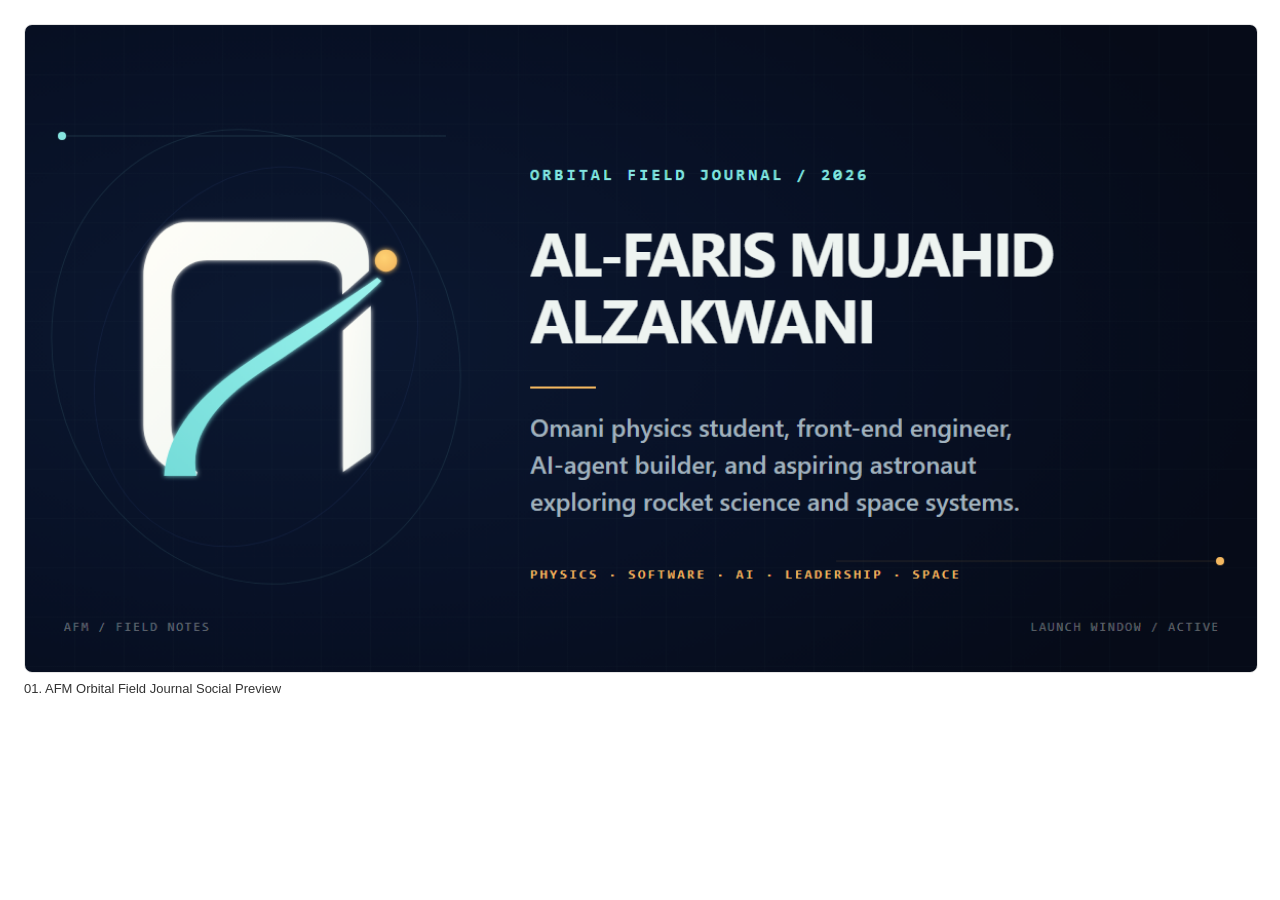
<file: outputs/imagegen/generative-polish/afm-og-social-card/review-board.html>
<!doctype html>
<html>
<head>
<meta charset="utf-8">
<meta name="viewport" content="width=device-width, initial-scale=1">
<title>AFM Social Preview</title>
<style>
body { margin: 0; font-family: Arial, sans-serif; background: #fff; color: #181818; }
main { padding: 24px; }
.grid { display: grid; grid-template-columns: repeat(auto-fit, minmax(760px, 1fr)); gap: 18px; align-items: start; }
figure { margin: 0; }
img { width: 100%; height: auto; display: block; border: 1px solid #e5e5e5; border-radius: 8px; background: #fafafa; }
figcaption { margin-top: 8px; font-size: 13px; line-height: 1.3; color: #333; }
.prompt-card { border: 1px solid #e5e5e5; border-radius: 8px; padding: 14px; background: #fafafa; }
.prompt-card figcaption { margin-top: 0; font-weight: 700; }
.prompt-card figcaption span { display: inline-block; margin-left: 6px; color: #7a4b16; font-weight: 600; }
.prompt-card p { margin: 10px 0 0; font-size: 12px; line-height: 1.45; color: #555; }
.empty-state { border: 1px solid #e5e5e5; border-radius: 8px; padding: 18px; color: #555; background: #fafafa; }

</style>
</head>
<body><main><div class="grid"><figure><a href="full/og-image.png"><img src="full/og-image.png" alt="AFM Orbital Field Journal Social Preview"></a><figcaption>01. AFM Orbital Field Journal Social Preview</figcaption></figure></div></main></body>
</html>
</file>
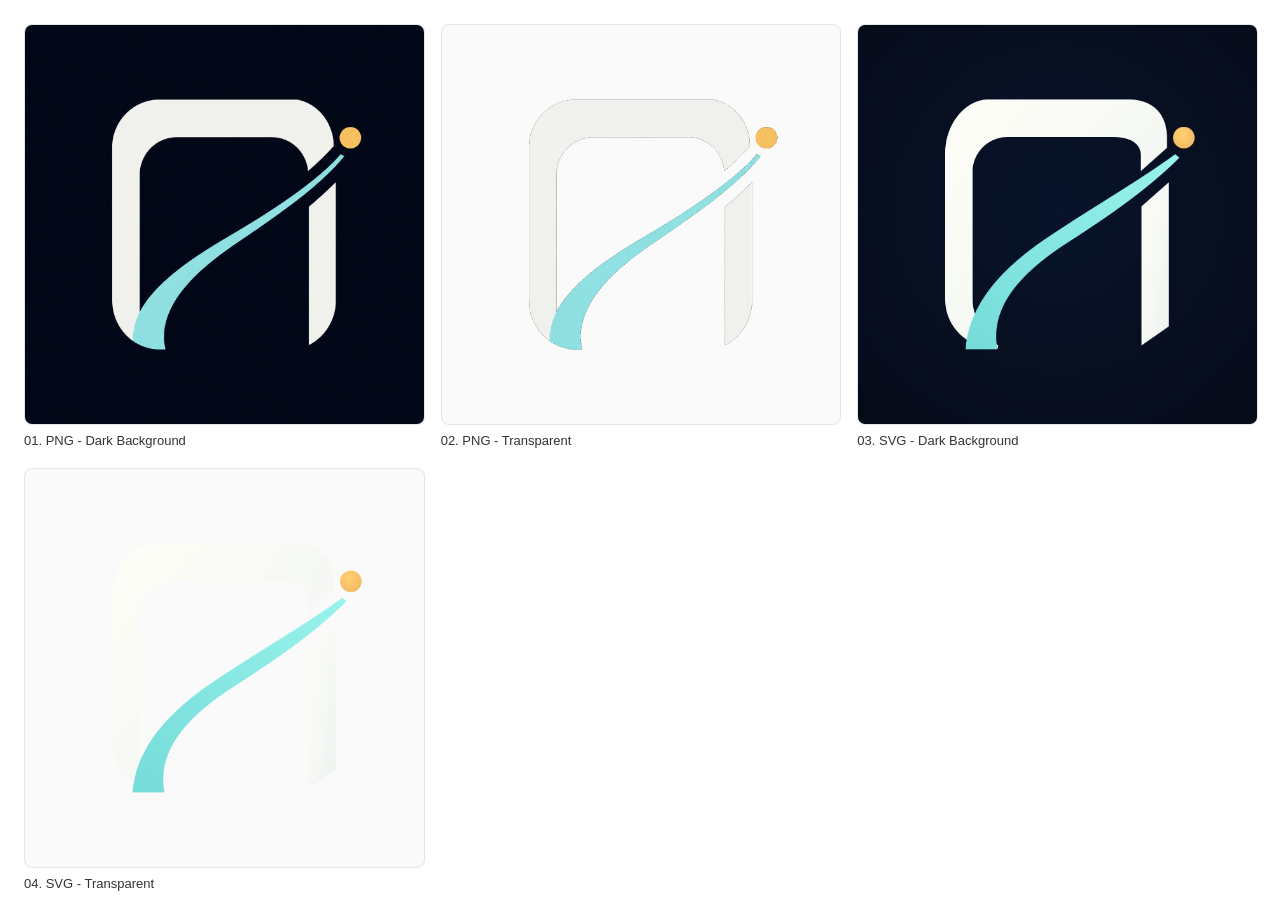
<file: outputs/imagegen/generative-polish/ascent-window-icon-pack/review-board.html>
<!doctype html>
<html>
<head>
<meta charset="utf-8">
<meta name="viewport" content="width=device-width, initial-scale=1">
<title>Ascent Window Icon Pack</title>
<style>
body { margin: 0; font-family: Arial, sans-serif; background: #fff; color: #181818; }
main { padding: 24px; }
.grid { display: grid; grid-template-columns: repeat(auto-fit, minmax(320px, 1fr)); gap: 18px; align-items: start; }
figure { margin: 0; }
img { width: 100%; height: auto; display: block; border: 1px solid #e5e5e5; border-radius: 8px; background: #fafafa; }
figcaption { margin-top: 8px; font-size: 13px; line-height: 1.3; color: #333; }
.prompt-card { border: 1px solid #e5e5e5; border-radius: 8px; padding: 14px; background: #fafafa; }
.prompt-card figcaption { margin-top: 0; font-weight: 700; }
.prompt-card figcaption span { display: inline-block; margin-left: 6px; color: #7a4b16; font-weight: 600; }
.prompt-card p { margin: 10px 0 0; font-size: 12px; line-height: 1.45; color: #555; }
.empty-state { border: 1px solid #e5e5e5; border-radius: 8px; padding: 18px; color: #555; background: #fafafa; }

</style>
</head>
<body><main><div class="grid"><figure><a href="full/png/ascent-window-dark.png"><img src="full/png/ascent-window-dark.png" alt="PNG - Dark Background"></a><figcaption>01. PNG - Dark Background</figcaption></figure><figure><a href="full/png/ascent-window-transparent.png"><img src="full/png/ascent-window-transparent.png" alt="PNG - Transparent"></a><figcaption>02. PNG - Transparent</figcaption></figure><figure><a href="full/svg/ascent-window-dark.svg"><img src="preview-svg-dark.png" alt="SVG - Dark Background"></a><figcaption>03. SVG - Dark Background</figcaption></figure><figure><a href="full/svg/ascent-window-transparent.svg"><img src="preview-svg-transparent.png" alt="SVG - Transparent"></a><figcaption>04. SVG - Transparent</figcaption></figure></div></main></body>
</html>
</file>
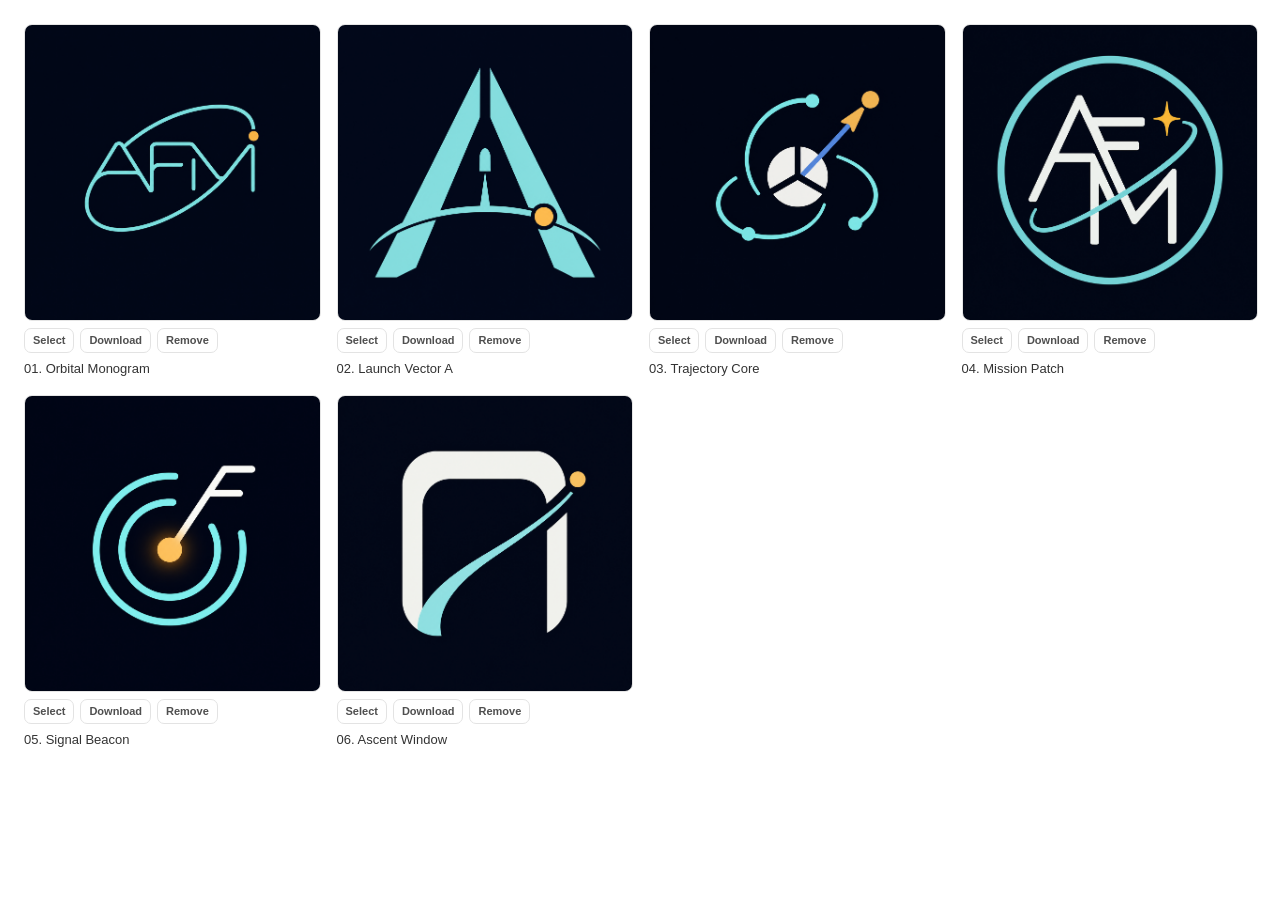
<file: outputs/logos/afm-orbital-icon-exploration/app/review-board.html>
<!doctype html>
<html>
<head>
<meta charset="utf-8">
<meta name="viewport" content="width=device-width, initial-scale=1">
<title>AFM / Field Notes - Icon Concepts</title>
<style>
body { margin: 0; font-family: Arial, sans-serif; background: #fff; color: #181818; }
main { padding: 24px; }
.grid { display: grid; grid-template-columns: repeat(auto-fit, minmax(280px, 1fr)); gap: 18px; align-items: start; }
figure { margin: 0; }
img { width: 100%; height: auto; display: block; border: 1px solid #e5e5e5; border-radius: 8px; background: #fafafa; }
figcaption { margin-top: 8px; font-size: 13px; line-height: 1.3; color: #333; }
.prompt-card { border: 1px solid #e5e5e5; border-radius: 8px; padding: 14px; background: #fafafa; }
.prompt-card figcaption { margin-top: 0; font-weight: 700; }
.prompt-card figcaption span { display: inline-block; margin-left: 6px; color: #7a4b16; font-weight: 600; }
.prompt-card p { margin: 10px 0 0; font-size: 12px; line-height: 1.45; color: #555; }
.empty-state { border: 1px solid #e5e5e5; border-radius: 8px; padding: 18px; color: #555; background: #fafafa; }

.tile-controls { display: flex; gap: 6px; margin-top: 7px; opacity: .86; }
.tile-controls button, .tile-controls a { border: 1px solid #dfdfdf; border-radius: 7px; background: #fff; color: #333; cursor: pointer; font: inherit; font-size: 11px; font-weight: 650; line-height: 1; padding: 6px 8px; text-decoration: none; }
.tile-controls button:hover, .tile-controls a:hover { background: #f6f6f6; }
figure.selected img { outline: 3px solid #181818; outline-offset: 2px; }
figure.hidden { display: none; }
.image-viewer { border: 0; border-radius: 10px; padding: 0; max-width: min(94vw, 1400px); background: transparent; }
.image-viewer::backdrop { background: rgba(0, 0, 0, .72); }
.image-viewer-inner { display: grid; gap: 8px; padding: 10px; background: #fff; border-radius: 10px; }
.image-viewer img { max-width: 90vw; max-height: 84vh; width: auto; border: 0; border-radius: 8px; }
.viewer-close { justify-self: end; border: 1px solid #ddd; background: #fff; border-radius: 999px; cursor: pointer; padding: 6px 10px; }

</style>
</head>
<body><main><div class="grid"><figure data-card-id="afm-orbital-monogram"><a class="image-link" href="generated/afm-orbital-monogram.png"><img src="generated/afm-orbital-monogram.png" alt="Orbital Monogram"></a><div class="tile-controls"><button class="select-card" type="button" aria-pressed="false">Select</button><a class="download-card" href="generated/afm-orbital-monogram.png" download="afm-orbital-monogram.png">Download</a><button class="remove-card" type="button" aria-label="Remove Orbital Monogram">Remove</button></div><figcaption>01. Orbital Monogram</figcaption></figure><figure data-card-id="launch-vector-a"><a class="image-link" href="generated/launch-vector-a.png"><img src="generated/launch-vector-a.png" alt="Launch Vector A"></a><div class="tile-controls"><button class="select-card" type="button" aria-pressed="false">Select</button><a class="download-card" href="generated/launch-vector-a.png" download="launch-vector-a.png">Download</a><button class="remove-card" type="button" aria-label="Remove Launch Vector A">Remove</button></div><figcaption>02. Launch Vector A</figcaption></figure><figure data-card-id="trajectory-core"><a class="image-link" href="generated/trajectory-core.png"><img src="generated/trajectory-core.png" alt="Trajectory Core"></a><div class="tile-controls"><button class="select-card" type="button" aria-pressed="false">Select</button><a class="download-card" href="generated/trajectory-core.png" download="trajectory-core.png">Download</a><button class="remove-card" type="button" aria-label="Remove Trajectory Core">Remove</button></div><figcaption>03. Trajectory Core</figcaption></figure><figure data-card-id="mission-patch-afm"><a class="image-link" href="generated/mission-patch-afm.png"><img src="generated/mission-patch-afm.png" alt="Mission Patch"></a><div class="tile-controls"><button class="select-card" type="button" aria-pressed="false">Select</button><a class="download-card" href="generated/mission-patch-afm.png" download="mission-patch-afm.png">Download</a><button class="remove-card" type="button" aria-label="Remove Mission Patch">Remove</button></div><figcaption>04. Mission Patch</figcaption></figure><figure data-card-id="signal-beacon"><a class="image-link" href="generated/signal-beacon.png"><img src="generated/signal-beacon.png" alt="Signal Beacon"></a><div class="tile-controls"><button class="select-card" type="button" aria-pressed="false">Select</button><a class="download-card" href="generated/signal-beacon.png" download="signal-beacon.png">Download</a><button class="remove-card" type="button" aria-label="Remove Signal Beacon">Remove</button></div><figcaption>05. Signal Beacon</figcaption></figure><figure data-card-id="ascent-window"><a class="image-link" href="generated/ascent-window.png"><img src="generated/ascent-window.png" alt="Ascent Window"></a><div class="tile-controls"><button class="select-card" type="button" aria-pressed="false">Select</button><a class="download-card" href="generated/ascent-window.png" download="ascent-window.png">Download</a><button class="remove-card" type="button" aria-label="Remove Ascent Window">Remove</button></div><figcaption>06. Ascent Window</figcaption></figure></div></main>
<dialog class="image-viewer" id="imageViewer">
  <div class="image-viewer-inner">
    <button class="viewer-close" type="button">Close</button>
    <img id="viewerImage" alt="">
  </div>
</dialog>
<script>
(function () {
  var key = "creative-production-review:" + location.pathname;
  var stored = {};
  try { stored = JSON.parse(localStorage.getItem(key) || "{}"); } catch (error) { stored = {}; }
  var selected = new Set(stored.selected || []);
  var hidden = new Set(stored.hidden || []);
  function persist() {
    localStorage.setItem(key, JSON.stringify({ selected: Array.from(selected), hidden: Array.from(hidden) }));
  }
  document.querySelectorAll("figure[data-card-id]").forEach(function (card) {
    var id = card.getAttribute("data-card-id");
    if (selected.has(id)) card.classList.add("selected");
    if (hidden.has(id)) card.classList.add("hidden");
    var select = card.querySelector(".select-card");
    if (select) {
      select.setAttribute("aria-pressed", selected.has(id) ? "true" : "false");
      select.textContent = selected.has(id) ? "Selected" : "Select";
      select.addEventListener("click", function () {
        if (selected.has(id)) selected.delete(id);
        else selected.add(id);
        card.classList.toggle("selected", selected.has(id));
        select.setAttribute("aria-pressed", selected.has(id) ? "true" : "false");
        select.textContent = selected.has(id) ? "Selected" : "Select";
        persist();
      });
    }
    var remove = card.querySelector(".remove-card");
    if (remove) {
      remove.addEventListener("click", function () {
        hidden.add(id);
        card.classList.add("hidden");
        persist();
      });
    }
  });
  var viewer = document.getElementById("imageViewer");
  var viewerImage = document.getElementById("viewerImage");
  if (viewer && viewerImage) {
    document.querySelectorAll(".image-link").forEach(function (link) {
      link.addEventListener("click", function (event) {
        event.preventDefault();
        viewerImage.src = link.getAttribute("href");
        if (typeof viewer.showModal === "function") viewer.showModal();
        else location.href = link.getAttribute("href");
      });
    });
    viewer.querySelector(".viewer-close").addEventListener("click", function () { viewer.close(); });
    viewer.addEventListener("click", function (event) { if (event.target === viewer) viewer.close(); });
  }
}());
</script>
</body>
</html>
</file>
